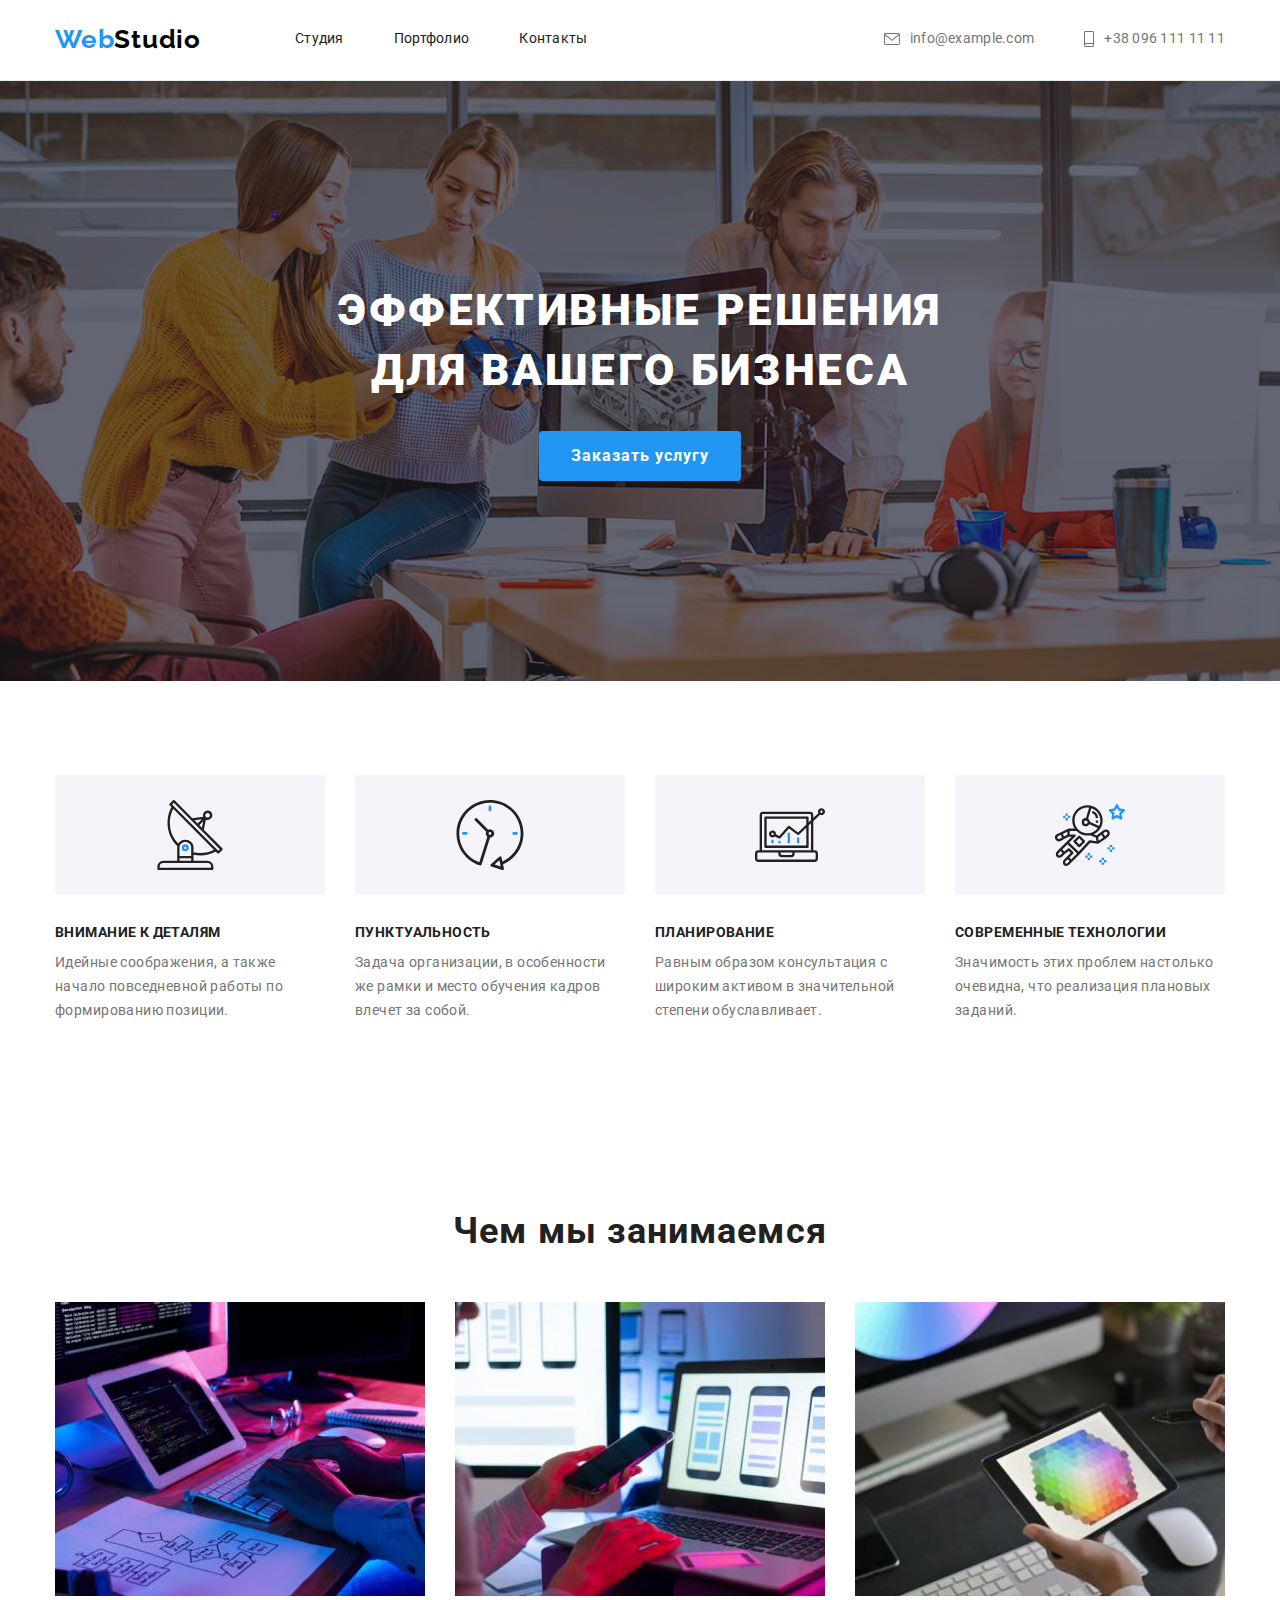
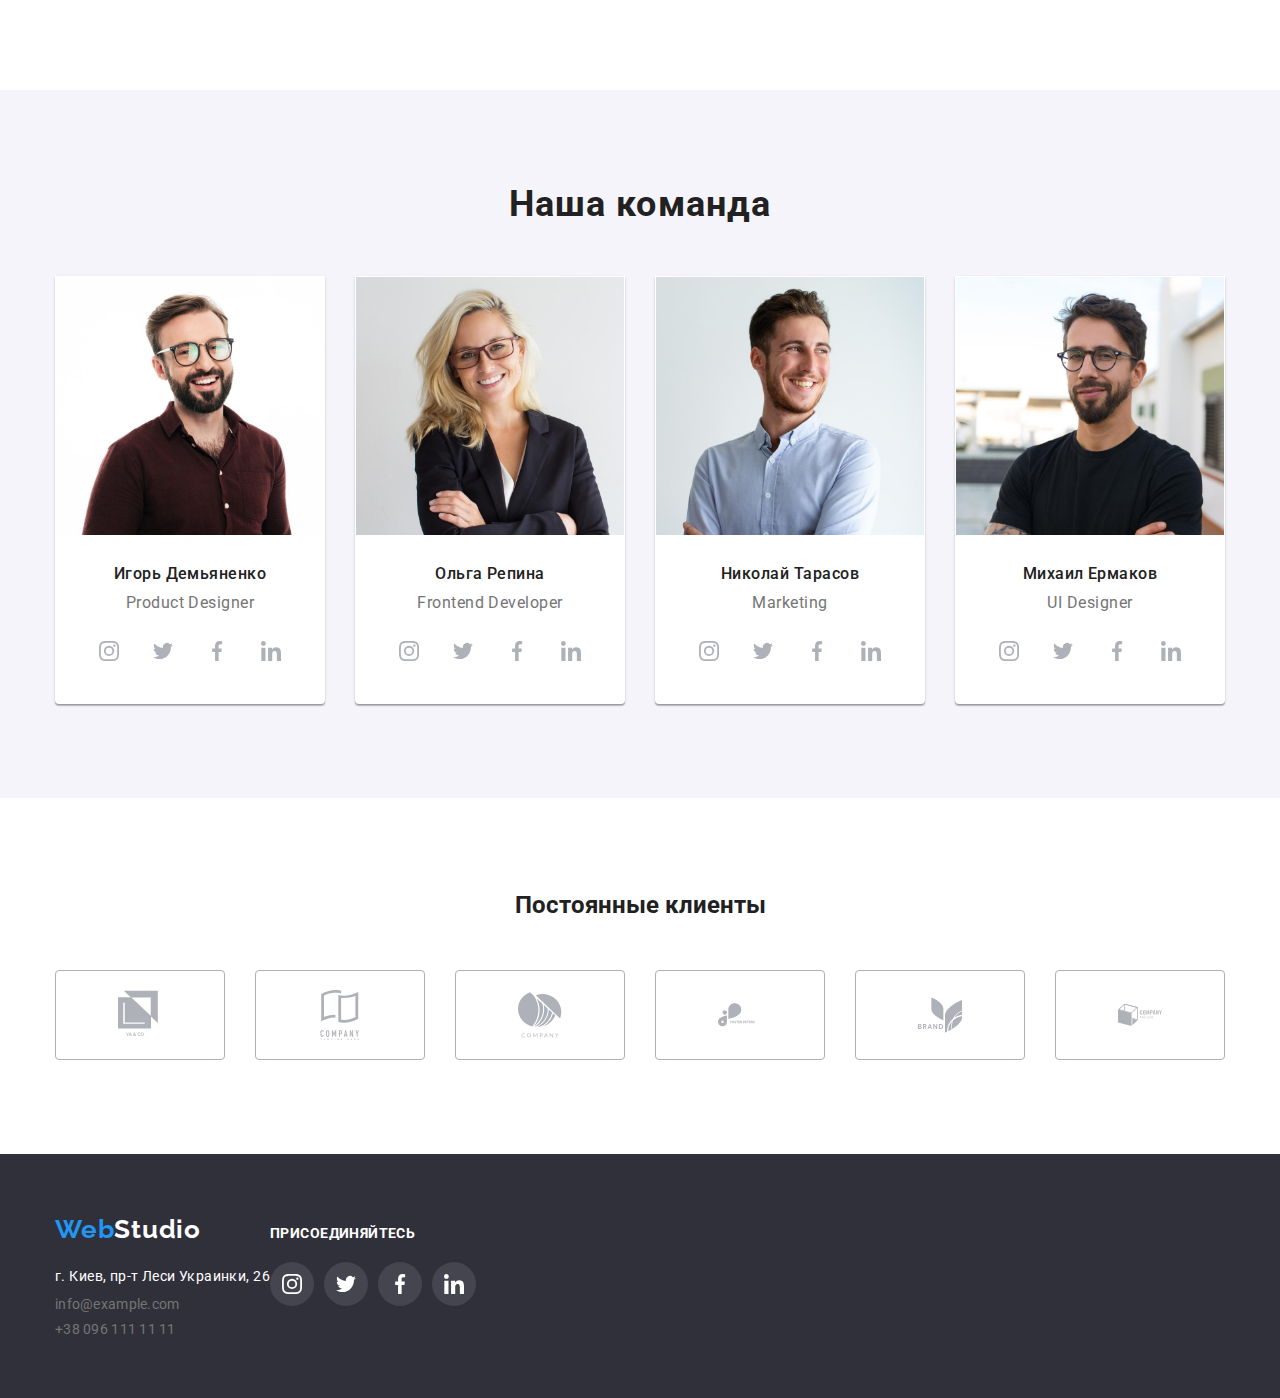
<file: index.html>
<!DOCTYPE html>
<html lang="ru">

<head>
    <meta charset="UTF-8">
    <meta http-equiv="X-UA-Compatible" content="IE=edge">
    <meta name="viewport" content="width=device-width, initial-scale=1.0">
    <title><goit-markup-hw-04></title>
    <link rel="preconnect" href="https://fonts.gstatic.com">
    <link rel="stylesheet" href="https://cdnjs.cloudflare.com/ajax/libs/modern-normalize/1.0.0/modern-normalize.css">
    <link
        href="https://fonts.googleapis.com/css2?family=Raleway:wght@700&family=Roboto:wght@400;500;700;900&display=swap"
        rel="stylesheet">
    <link rel="stylesheet" href="./css/styles.css">
</head>

<body>
    <!--Верхняя линия-->
    <header>
        <div class="container top-line">
            <nav class="nav-top-line">
                <a class="link-logo" href="index.html"><span class="web">Web</span><span class="studio">Studio</span></a>
                <ul class="list nav">

                    <li class="item"><a class="link-nav" href="./index.html">Студия</a></li>
                    <li class="item"><a class="link-nav" href="./portfolio.html">Портфолио</a></li>
                    <li class="item"><a class="link-nav" href="">Контакты</a></li>
                    
                </ul>
            </nav>
            <ul class="list contact">

                <li class="item">
                    <a class="contact-link-icon" href="mailto:info@example.com">
                        <svg class="link-icon-envelope" width=16 height=12>
                            <use href="./images/decor/icons.svg#icon-envelope"></use>
                        </svg>
                        info@example.com
                    </a>
                </li>
                <li class="item">
                    <a class="contact-link-icon" href="tel:+380961111111">
                        <svg class="link-icon-smartphone" width=10 height=16>
                            <use href="./images/decor/icons.svg#icon-smartphone"></use>
                        </svg>
                        +38 096 111 11 11
                    </a>
                </li>

            </ul>
        </div>
    </header>
    <main>
        <!--Шапка-->
        <section class="cap section overlay">
            <div class="container">
                <h1 class="cap-title">Эффективные решения<br> для вашего бизнеса</h1>
                <button type="button" class="cap-button">Заказать услугу</button>
            </div>
        </section>
        <!--Особенности-->
        <section class="features section">
            <div class="container">
                <h2 class="hidden-title">#</h2>
                <ul class="list features-list">

                    <li class="features-item"> 
                        <div class="features-img">
                            <svg width=70 height=70>
                                <use href="./images/decor/icons.svg#icon-antenna"></use>
                            </svg>
                        </div>
                        <h3 class="features-title">Внимание к деталям</h3>
                        <p class="features-text">Идейные соображения, а также начало повседневной работы по формированию позиции.</p>
                    </li>

                    <li class="features-item">
                        <div class="features-img">
                            <svg width=70 height=70>
                                <use href="./images/decor/icons.svg#icon-clock"></use>
                            </svg>
                        </div>
                        <h3 class="features-title">Пунктуальность</h3>
                        <p class="features-text">Задача организации, в особенности же рамки и место обучения кадров влечет за собой.</p>
                    </li>

                    <li class="features-item">
                        <div class="features-img">
                            <svg width=70 height=70>
                                <use href="./images/decor/icons.svg#icon-diagram"></use>
                            </svg>
                        </div>
                        <h3 class="features-title">Планирование</h3>
                        <p class="features-text">Равным образом консультация с широким активом в значительной степени обуславливает.</p>
                    </li>

                    <li class="features-item">
                        <div class="features-img">
                            <svg width=70 height=70>
                                <use href="./images/decor/icons.svg#icon-astronaut"></use>
                            </svg>
                        </div>
                        <h3 class="features-title">Современные технологии</h3>
                        <p class="features-text">Значимость этих проблем настолько очевидна, что реализация плановых заданий.</p>
                    </li>

                </ul>
            </div>
        </section>
        <!--Чем мы занимаемся-->
        <section class="we-do section">
            <div class="container">
                <h2 class="header-two-level">Чем мы занимаемся</h2>
                <ul class="list we-do-list">

                    <li class="we-do-item"><img src="./images/imageshomework1/boxone.jpg" alt="Руки человека, который печатает на клавиатуре" width="370"></li>
                    <li class="we-do-item"><img src="./images/imageshomework1/boxtwo.jpg" alt="Телефон в женских руках" width="370"></li>
                    <li class="we-do-item"><img src="./images/imageshomework1/boxtree.jpg" alt="Планшет с изображением палитры цветов в женских руках" width="370"></li>

                </ul>
            </div>
        </section>
        <!--Наша команда-->
        <section class="team section">
            <div class="container">
                <h2 class="header-two-level">Наша команда</h2>
                <ul class="list team-list">

                    <li class="team-card">
                        <img class="team-photo" src="./images/imageshomework1/oneimg.jpg" alt="Фото мужчины" width="270">
                        <h4 class="team-title">Игорь Демьяненко</h4>
                        <p class="team-text">Product Designer</p>

                        <ul class="list social-icons">
                            <li class="social-icon-item">
                                <a class="social-link" href="" target="_blank" rel="noopener noreferrer">
                                    <svg class="icon" width=20 height=20>
                                        <use href="./images/decor/icons.svg#icon-instagram"></use>
                                    </svg>
                                </a>
                            </li>
                        
                            <li class="social-icon-item">
                                <a class="social-link" href="" target="_blank" rel="noopener noreferrer">
                                    <svg class="icon" width=20 height=20>
                                        <use href="./images/decor/icons.svg#icon-twitter"></use>
                                    </svg>
                                </a>
                            </li>
                        
                            <li class="social-icon-item">
                                <a class="social-link" href="" target="_blank" rel="noopener noreferrer">
                                    <svg class="icon" width=20 height=20>
                                        <use href="./images/decor/icons.svg#icon-facebook"></use>
                                    </svg>
                                </a>
                            </li>
                        
                            <li class="social-icon-item">
                                <a class="social-link" href="" target="_blank" rel="noopener noreferrer">
                                    <svg class="icon" width=20 height=20>
                                        <use href="./images/decor/icons.svg#icon-linkedin"></use>
                                    </svg>
                                </a>
                            </li>
                        </ul>
                    </li>

                    <li class="team-card">
                        <img class="team-photo" src="./images/imageshomework1/twoimg.jpg" alt="Фото женщины" width="270">
                        <h4 class="team-title">Ольга Репина</h4>
                        <p class="team-text">Frontend Developer</p>

                        <ul class="list social-icons">
                            <li class="social-icon-item">
                                <a class="social-link" href="" target="_blank" rel="noopener noreferrer">
                                    <svg class="icon" width=20 height=20>
                                        <use href="./images/decor/icons.svg#icon-instagram"></use>
                                    </svg>
                                </a>
                            </li>
                        
                            <li class="social-icon-item">
                                <a class="social-link" href="" target="_blank" rel="noopener noreferrer">
                                    <svg class="icon" width=20 height=20>
                                        <use href="./images/decor/icons.svg#icon-twitter"></use>
                                    </svg>
                                </a>
                            </li>
                        
                            <li class="social-icon-item">
                                <a class="social-link" href="" target="_blank" rel="noopener noreferrer">
                                    <svg class="icon" width=20 height=20>
                                        <use href="./images/decor/icons.svg#icon-facebook"></use>
                                    </svg>
                                </a>
                            </li>
                        
                            <li class="social-icon-item">
                                <a class="social-link" href="" target="_blank" rel="noopener noreferrer">
                                    <svg class="icon" width=20 height=20>
                                        <use href="./images/decor/icons.svg#icon-linkedin"></use>
                                    </svg>
                                </a>
                            </li>
                        </ul>
                    </li>

                    <li class="team-card">
                        <img class="team-photo" src="./images/imageshomework1/treeimg.jpg" alt="Фото мужчины" width="270">
                        <h4 class="team-title">Николай Тарасов</h4>
                        <p class="team-text">Marketing</p>

                        <ul class="list social-icons">
                            <li class="social-icon-item">
                                <a class="social-link" href="" target="_blank" rel="noopener noreferrer">
                                    <svg class="icon" width=20 height=20>
                                        <use href="./images/decor/icons.svg#icon-instagram"></use>
                                    </svg>
                                </a>
                            </li>
                        
                            <li class="social-icon-item">
                                <a class="social-link" href="" target="_blank" rel="noopener noreferrer">
                                    <svg class="icon" width=20 height=20>
                                        <use href="./images/decor/icons.svg#icon-twitter"></use>
                                    </svg>
                                </a>
                            </li>
                        
                            <li class="social-icon-item">
                                <a class="social-link" href="" target="_blank" rel="noopener noreferrer">
                                    <svg class="icon" width=20 height=20>
                                        <use href="./images/decor/icons.svg#icon-facebook"></use>
                                    </svg>
                                </a>
                            </li>
                        
                            <li class="social-icon-item">
                                <a class="social-link" href="" target="_blank" rel="noopener noreferrer">
                                    <svg class="icon" width=20 height=20>
                                        <use href="./images/decor/icons.svg#icon-linkedin"></use>
                                    </svg>
                                </a>
                            </li>
                        </ul>
                    </li>

                    <li class="team-card">
                        <img class="team-photo" src="./images/imageshomework1/fourimg.jpg" alt="Фото мужчины" width="270">
                        <h4 class="team-title">Михаил Ермаков</h4>
                        <p class="team-text">UI Designer</p>

                        <ul class="list social-icons">
                            <li class="social-icon-item">
                                <a class="social-link" href="" target="_blank" rel="noopener noreferrer">
                                    <svg class="icon" width=20 height=20>
                                        <use href="./images/decor/icons.svg#icon-instagram"></use>
                                    </svg>
                                </a>
                            </li>

                            <li class="social-icon-item">
                                <a class="social-link" href="" target="_blank" rel="noopener noreferrer">
                                    <svg class="icon" width=20 height=20>
                                        <use href="./images/decor/icons.svg#icon-twitter"></use>
                                    </svg>
                                </a>
                            </li>

                            <li class="social-icon-item">
                                <a class="social-link" href="" target="_blank" rel="noopener noreferrer">
                                    <svg class="icon" width=20 height=20>
                                        <use href="./images/decor/icons.svg#icon-facebook"></use>
                                    </svg>
                                </a>
                            </li>

                            <li class="social-icon-item">
                                <a class="social-link" href="" target="_blank" rel="noopener noreferrer">
                                    <svg class="icon" width=20 height=20>
                                        <use href="./images/decor/icons.svg#icon-linkedin"></use>
                                    </svg>
                                </a>
                            </li>
                        </ul>
                    </li>

                </ul>
            </div>
        </section>
        <section class="client section">
            <div class="container">
    
                <h2 class="client-title">Постоянные клиенты</h2>
                <ul class="list client-list">
                    
                    <li class="client-item">
                        <a class="client-link" href="" target="_blank" rel="noopener noreferrer">
                            <svg class="client-link-icon" width="44" height="50">
                                <use href="./images/decor/icons.svg#icon-logo-1"></use>
                            </svg>
                        </a>
                    </li>
                    
                    <li class="client-item">
                        <a class="client-link" href="" target="_blank" rel="noopener noreferrer">
                            <svg class="client-link-icon" width="44" height="50">
                                <use href="./images/decor/icons.svg#icon-logo-2"></use>
                            </svg>
                        </a>
                    </li>

                    <li class="client-item">
                        <a class="client-link" href="" target="_blank" rel="noopener noreferrer">
                            <svg class="client-link-icon" width="44" height="50">
                                <use href="./images/decor/icons.svg#icon-logo-3"></use>
                            </svg>
                        </a>
                    </li>

                    <li class="client-item">
                        <a class="client-link" href="" target="_blank" rel="noopener noreferrer">
                            <svg class="client-link-icon" width="44" height="50">
                                <use href="./images/decor/icons.svg#icon-logo-4"></use>
                            </svg>
                        </a>
                    </li>

                    <li class="client-item">
                        <a class="client-link" href="" target="_blank" rel="noopener noreferrer">
                            <svg class="client-link-icon" width="44" height="50">
                                <use href="./images/decor/icons.svg#icon-logo-5"></use>
                            </svg>
                        </a>
                    </li>

                    <li class="client-item">
                        <a class="client-link" href="" target="_blank" rel="noopener noreferrer">
                            <svg class="client-link-icon" width="44" height="50">
                                <use href="./images/decor/icons.svg#icon-logo-6"></use>
                            </svg>
                        </a>
                    </li>
                </ul>
            </div>
        </section>
    </main>
    <!--Подвал-->
    <footer class="footer">
        <div class="container">
            
            <div class="footer-main">
                <a href="index.html" class="footer-logo"><span class="web">Web</span><span
                        class="studio studio-footer">Studio</span></a>
                <address class="adres">
                    <div class="contact contact-footer">
                        <span class="address">г. Киев, пр-т Леси Украинки, 26<br></span>
                
                        <a class="address-mail" href="mailto:info@example.com">info@example.com</a>
                        <a class="address-tel" href="tel:+380961111111">+38 096 111 11 11</a>
                    </div>
                
                </address>
            </div>
            

            <div class="footer-social-links">
                <p class="footer-title">присоединяйтесь</p>

                <ul class="list footer-icons">
                    <li class="social-icon-item">
                        <a class="footer-link" href="" target="_blank" rel="noopener noreferrer">
                            <svg class="icon" width=20 height=20>
                                <use href="./images/decor/icons.svg#icon-instagram"></use>
                            </svg>
                        </a>
                    </li>
                
                    <li class="social-icon-item">
                        <a class="footer-link" href="" target="_blank" rel="noopener noreferrer">
                            <svg class="icon" width=20 height=20>
                                <use href="./images/decor/icons.svg#icon-twitter"></use>
                            </svg>
                        </a>
                    </li>
                
                    <li class="social-icon-item">
                        <a class="footer-link" href="" target="_blank" rel="noopener noreferrer">
                            <svg class="icon" width=20 height=20>
                                <use href="./images/decor/icons.svg#icon-facebook"></use>
                            </svg>
                        </a>
                    </li>
                
                    <li class="social-icon-item">
                        <a class="footer-link" href="" target="_blank" rel="noopener noreferrer">
                            <svg class="icon" width=20 height=20>
                                <use href="./images/decor/icons.svg#icon-linkedin"></use>
                            </svg>
                        </a>
                    </li>
                </ul>

            </div>
        </div>
    </footer>
</body>
</html>
</file>
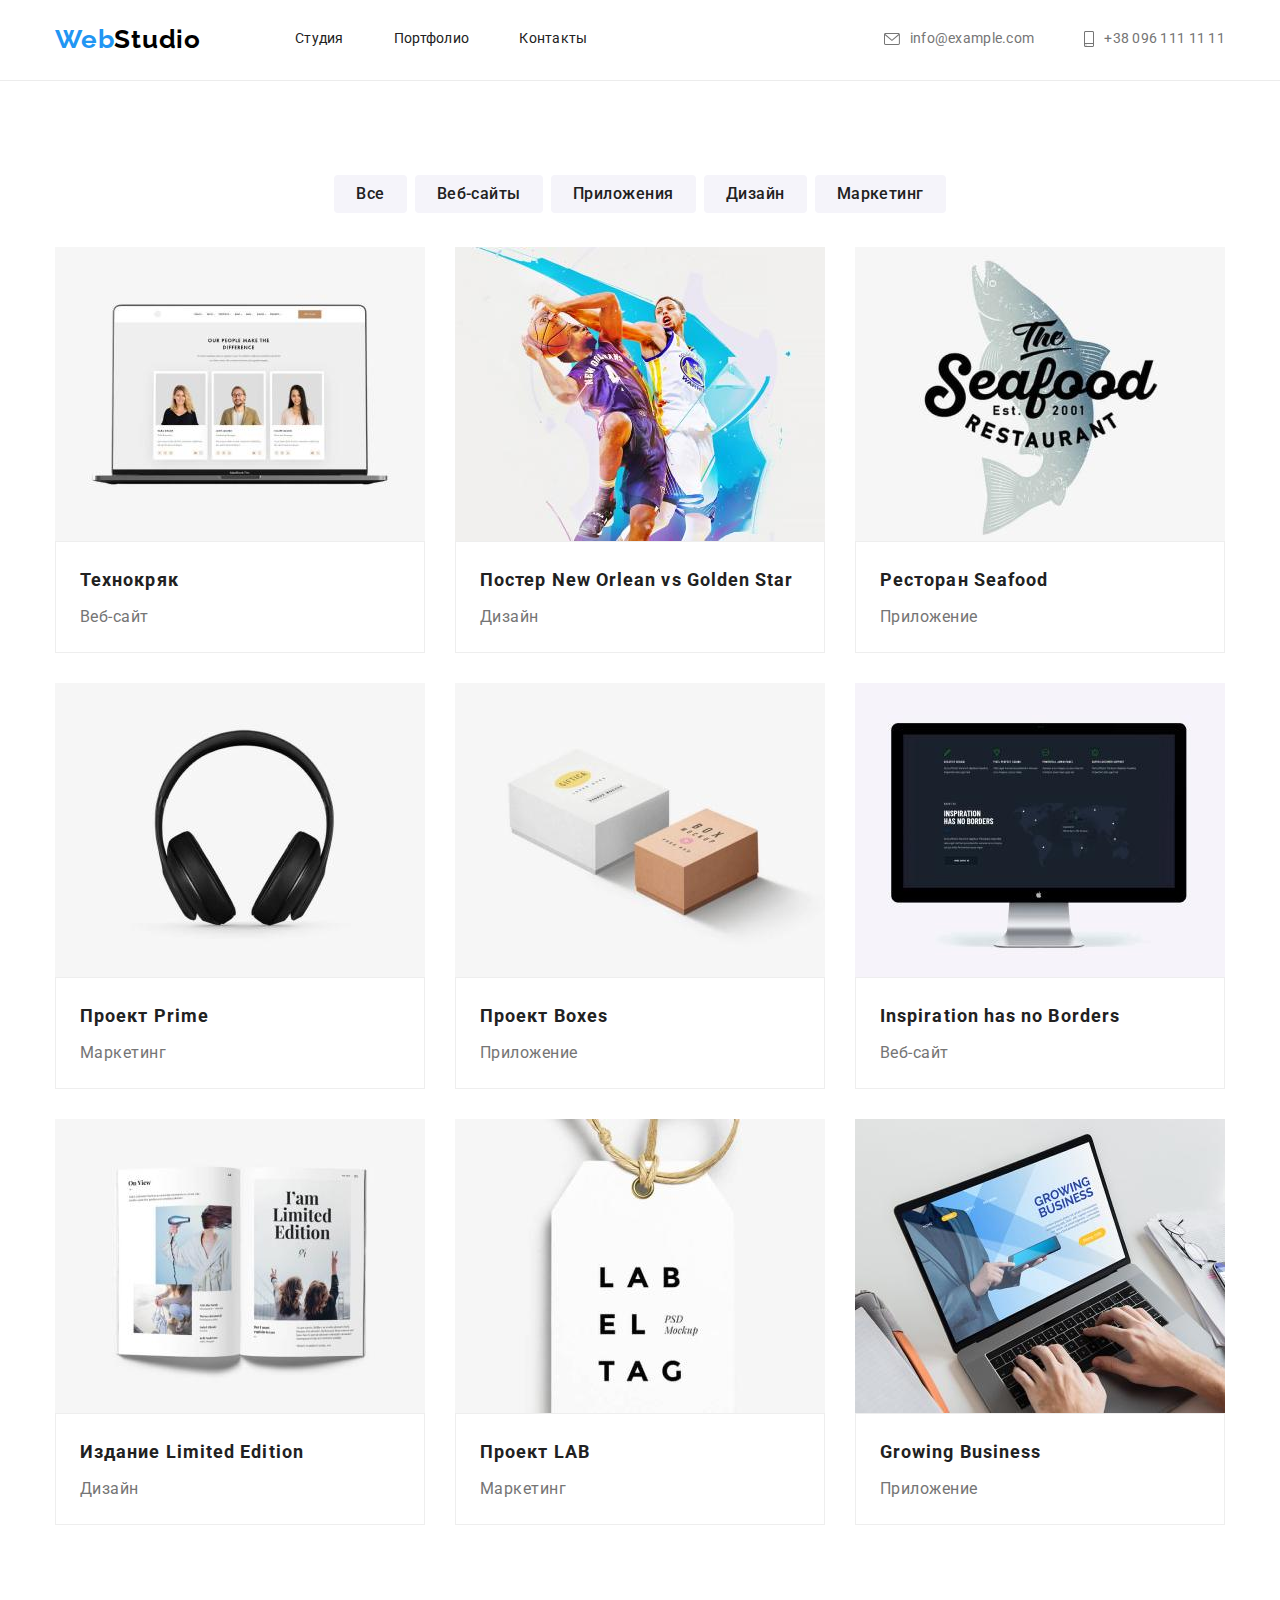
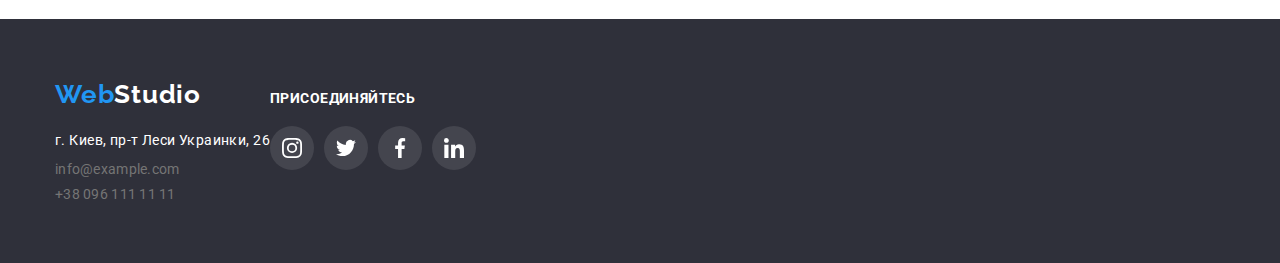
<file: portfolio.html>
<!DOCTYPE html>
<html lang="ru">

<head>
    <meta charset="UTF-8">
    <meta http-equiv="X-UA-Compatible" content="IE=edge">
    <meta name="viewport" content="width=device-width, initial-scale=1.0">
    <title><goit-markup-hw-04></title>
    <link rel="preconnect" href="https://fonts.gstatic.com">
    <link rel="stylesheet" href="https://cdnjs.cloudflare.com/ajax/libs/modern-normalize/1.0.0/modern-normalize.css">
    <link
        href="https://fonts.googleapis.com/css2?family=Raleway:wght@700&family=Roboto:wght@400;500;700;900&display=swap"
        rel="stylesheet">
    <link rel="stylesheet" href="./css/styles.css">
</head>

<body>
    <!--Верхняя линия-->
    <header>
        <div class="container top-line">
            <nav class="nav-top-line">
                <a class="link-logo" href="index.html"><span class="web">Web</span><span class="studio">Studio</span></a>
                <ul class="list nav">
                    <li  class="item"><a class="link-nav" href="./index.html">Студия</a></li>
                    <li  class="item"><a class="link-nav" href="./portfolio.html">Портфолио</a></li>
                    <li  class="item"><a class="link-nav" href="">Контакты</a></li>
                </ul>
            </nav>
            <ul class="list contact">
                <li class="item">
                    <a class="contact-link-icon" href="mailto:info@example.com">
                        <svg class="link-icon-envelope" width=16 height=12>
                            <use href="./images/decor/icons.svg#icon-envelope"></use>
                        </svg>
                        info@example.com
                    </a>
                </li>
                <li class="item">
                    <a class="contact-link-icon" href="tel:+380961111111">
                        <svg class="link-icon-smartphone" width=10 height=16>
                            <use href="./images/decor/icons.svg#icon-smartphone"></use>
                        </svg>
                        +38 096 111 11 11
                    </a>
                </li>
            </ul>
        </div>
    </header>
    <main>
        <section class="portfolio section">
            <div class="container">
                <h1 class="hidden-title">#Скрытый заголовок#</h1>
                <ul class="list portfolio-filter">
                    <li class="button-item"><button class="button" type="button">Все</button></li>
                    <li class="button-item"><button class="button" type="button">Веб-сайты</button></li>
                    <li class="button-item"><button class="button" type="button">Приложения</button></li>
                    <li class="button-item"><button class="button" type="button">Дизайн</button></li>
                    <li class="button-item"><button class="button" type="button">Маркетинг</button></li>
                </ul>
                <ul class="list portfolio-list">
                    <li class="portfolio-item">
                        <a class="portfolio-link" href="">
                            <div>
                                <img class="portfolio-photo" src="./images/imageshomework2/img-1.jpg" width="370" height="294"
                                    alt="Ноутбук с изображением фотокарточек">
                            </div>
                            
                            <div class="border">
                                <h2 class="portfolio-title">Технокряк</h2>
                                <p class="portfolio-text">Веб-сайт</p>
                            </div>
                        </a>
                    </li>

                    <li class="portfolio-item">
                        <a class="portfolio-link" href="">
                            <div>
                                <img class="portfolio-photo" src="./images/imageshomework2/img-2.jpg" width="370" height="294"
                                    alt="Два баскетболиста в прижке">
                            </div>
                            
                            <div class="border">
                                <h2 class="portfolio-title">Постер New Orlean vs Golden Star</h2>
                                <p class="portfolio-text">Дизайн</p>
                            </div>
                        </a>
                    </li>

                    <li class="portfolio-item">
                        <a class="portfolio-link" href="">
                            <div>
                                <img class="portfolio-photo" src="./images/imageshomework2/img-3.jpg" width="370" height="294"
                                    alt="Логотип ресторана в виде надписи на фоне рыбы">
                            </div>
                            
                            <div class="border">
                                <h2 class="portfolio-title">Ресторан Seafood</h2>
                                <p class="portfolio-text">Приложение</p>
                            </div>
                        </a>
                    </li>

                    <li class="portfolio-item">
                        <a class="portfolio-link" href="">
                            <div>
                                <img class="portfolio-photo" src="./images/imageshomework2/img-4.jpg" width="370" height="294" alt="Навушники">
                            </div>
                            
                            <div class="border">
                                <h2 class="portfolio-title">Проект Prime</h2>
                                <p class="portfolio-text">Маркетинг</p>
                            </div>
                        </a>
                    </li>

                    <li class="portfolio-item">
                        <a class="portfolio-link" href="">
                            <div>
                                <img class="portfolio-photo" src="./images/imageshomework2/img-5.jpg" width="370" height="294"
                                    alt="Две коробки, белая и коричневая">
                            </div>
                            
                            <div class="border">
                                <h2 class="portfolio-title">Проект Boxes</h2>
                                <p class="portfolio-text">Приложение</p>
                            </div>
                        </a>
                    </li>

                    <li class="portfolio-item">
                        <a class="portfolio-link" href="">
                            <div>
                                <img class="portfolio-photo" src="./images/imageshomework2/img-6.jpg" width="370" height="294" alt="Монитор">
                            </div>
                            
                            <div class="border">
                                <h2 class="portfolio-title">Inspiration has no Borders</h2>
                                <p class="portfolio-text">Веб-сайт</p>
                            </div>
                        </a>
                    </li>

                    <li class="portfolio-item">
                        <a class="portfolio-link" href="">
                            <div>
                                <img class="portfolio-photo" src="./images/imageshomework2/img-7.jpg" width="370" height="294"
                                    alt="Развернутая книга">
                            </div>
                            
                            <div class="border">
                                <h2 class="portfolio-title">Издание Limited Edition</h2>
                                <p class="portfolio-text">Дизайн</p>
                            </div>
                        </a>
                    </li>

                    <li class="portfolio-item">
                        <a class="portfolio-link" href="">
                            <div>
                                <img class="portfolio-photo" src="./images/imageshomework2/img-8.jpg" width="370" height="294"
                                    alt="Изображение лейбла">
                            </div>
                            
                            <div class="border">
                                <h2 class="portfolio-title">Проект LAB</h2>
                                <p class="portfolio-text">Маркетинг</p>
                            </div>
                        </a>
                    </li>

                    <li class="portfolio-item">
                        <a class="portfolio-link" href="">
                            <div>
                                <img class="portfolio-photo" src="./images/imageshomework2/img-9.jpg" width="370" height="294"
                                    alt="Печатающие руки на ноутбуке">
                            </div>
                            
                            <div class="border">
                                <h2 class="portfolio-title">Growing Business</h2>
                                <p class="portfolio-text">Приложение</p>
                            </div>
                        </a>
                    </li>
                </ul>
            </div>
        </section>
    </main>
    <!--Подвал-->
    <footer class="footer">
        <div class="container">
        
            <div class="footer-main">
                <a href="index.html" class="footer-logo"><span class="web">Web</span><span
                        class="studio studio-footer">Studio</span></a>
                <address class="adres">
                    <div class="contact contact-footer">
                        <span class="address">г. Киев, пр-т Леси Украинки, 26<br></span>
        
                        <a class="address-mail" href="mailto:info@example.com">info@example.com</a>
                        <a class="address-tel" href="tel:+380961111111">+38 096 111 11 11</a>
                    </div>
        
                </address>
            </div>
        
        
            <div class="footer-social-links">
                <p class="footer-title">присоединяйтесь</p>
        
                <ul class="list footer-icons">
                    <li class="social-icon-item">
                        <a class="footer-link" href="" target="_blank" rel="noopener noreferrer">
                            <svg class="icon" width=20 height=20>
                                <use href="./images/decor/icons.svg#icon-instagram"></use>
                            </svg>
                        </a>
                    </li>
        
                    <li class="social-icon-item">
                        <a class="footer-link" href="" target="_blank" rel="noopener noreferrer">
                            <svg class="icon" width=20 height=20>
                                <use href="./images/decor/icons.svg#icon-twitter"></use>
                            </svg>
                        </a>
                    </li>
        
                    <li class="social-icon-item">
                        <a class="footer-link" href="" target="_blank" rel="noopener noreferrer">
                            <svg class="icon" width=20 height=20>
                                <use href="./images/decor/icons.svg#icon-facebook"></use>
                            </svg>
                        </a>
                    </li>
        
                    <li class="social-icon-item">
                        <a class="footer-link" href="" target="_blank" rel="noopener noreferrer">
                            <svg class="icon" width=20 height=20>
                                <use href="./images/decor/icons.svg#icon-linkedin"></use>
                            </svg>
                        </a>
                    </li>
                </ul>
        
            </div>
        </div>
    </footer>
</body>
</html>
</file>
<file: css/styles.css>
:root {
  --main-text-color: #212121;
  --two-main-color: #ffffff;
  --title-color: #757575;
  --button-color: #f5f4fa;
  --accent-color: #2196f3;
  --bg-color: #2f303a;
}

html {
  box-sizing: border-box;
}

*,
*::after,
*::before {
  box-sizing: inherit;
}

h1,
h2,
h3,
h4,
h5,
h6,
p,
ul {
  margin: 0;
}

body {
  font-family: "Roboto", "Raleway", sans-serif;
  font-style: normal;
  font-weight: normal;
  color: var(--main-text-color);
  background-color: var(--two-main-color);
}

.container {
  width: 1200px;
  padding-left: 15px;
  padding-right: 15px;
  margin-left: auto;
  margin-right: auto;
}
.section {
  padding-top: 94px;
  padding-bottom: 94px;
}

a {
  text-decoration: none;
  color: inherit;
}

.list {
  list-style: none;

  padding-left: 0px;
  margin-bottom: 0;
}

img {
  width: 100%;
  display: block;
  height: auto;
}

.web,
.studio {
  font-family: Raleway;
  font-weight: bold;
  font-size: 26px;
  line-height: 1.19;
  letter-spacing: 0.03em;
  color: var(--accent-color);
}

.studio {
  color: #000000;
}

.studio-footer {
  color: var(--two-main-color);
}

a:hover,
a:focus {
  color: var(--accent-color);
  cursor: pointer;
}

button:hover,
button:focus {
  color: var(--bg-color);
  cursor: pointer;
}

header {
  padding-top: 24px;
  padding-bottom: 25px;
  display: flex;
  border-bottom: 1px solid #ececec;
}

.top-line,
.nav-top-line {
  display: flex;
  align-items: center;
}

.nav {
  font-size: 14px;
  line-height: 1.14;
  letter-spacing: 0.02em;
  color: var(--main-text-color);

  display: flex;
}

.item:not(:last-child) {
  margin-right: 50px;
}

.link-logo {
  margin-right: 94px;
}

.contact {
  font-style: normal;
  font-size: 14px;
  line-height: 1.14;
  letter-spacing: 0.02em;
  color: var(--title-color);
  margin-left: auto;

  display: flex;
}

.contact-link-icon {
  display: flex;
  align-items: center;
}

.link-icon-envelope {
  fill: #757575;
  margin-right: 10px;
}

.link-icon-smartphone {
  fill: #757575;
  margin-right: 10px;
}

.contact-link-icon:hover .link-icon-envelope,
.contact-link-icon:focus .link-icon-envelope,
.contact-link-icon:hover .link-icon-smartphone,
.contact-link-icon:focus .link-icon-smartphone {
  fill: #2196f3;
}

.hidden-title {
  position: absolute !important;
  clip: rect(1px 1px 1px 1px);
  clip: rect(1px, 1px, 1px, 1px);
  padding: 0 !important;
  border: 0 !important;
  height: 1px !important;
  width: 1px !important;
  overflow: hidden;
}

/* Шапка */

.cap {
  display: flex;
  height: 600px;
  align-items: center;
  text-align: center;
}

.cap-title {
  font-weight: 900;
  font-size: 44px;
  line-height: 1.36;
  letter-spacing: 0.06em;
  text-transform: uppercase;
  color: var(--two-main-color);

  margin-bottom: 30px;
}

.cap-button {
  font-weight: bold;
  font-size: 16px;
  line-height: 1.87;
  letter-spacing: 0.06em;
  border: none;

  color: var(--two-main-color);
  background-color: var(--accent-color);

  padding: 10px 32px;
  border-radius: 4px;
}

.overlay {
  max-width: 1600px;
  margin-left: auto;
  margin-right: auto;
  background-image: linear-gradient(
      to right,
      rgba(47, 48, 58, 0.4),
      rgba(47, 48, 58, 0.4)
    ),
    url(../images/decor/svg/main-img.svg);
  background-color: #c4c4c4;
  background-position: center;
}

/* Особенности */

.features-list {
  display: flex;
  flex-wrap: wrap;
  margin-right: -30px;
}

.features-item:not(:last-child) {
  margin-right: 30px;
  flex-basis: calc((100% - 90px) / 4);
}

.features-item {
  max-width: 270px;
}

.features-title {
  font-weight: bold;
  font-size: 14px;
  line-height: 1.14;
  letter-spacing: 0.03em;
  text-transform: uppercase;
  color: var(--main-text-color);
  margin-bottom: 10px;
}

.features-text {
  font-size: 14px;
  line-height: 1.71;
  letter-spacing: 0.03em;
  color: var(--title-color);
}

.features-img {
  display: flex;
  justify-content: center;
  align-items: center;
  width: 270px;
  height: 120px;
  background: #f5f4fa;
  border-radius: 4px;
  margin-bottom: 30px;
}

/* Чем мы занимаемся */
.we-do {
  text-align: center;
}

.we-do-list {
  display: flex;
  flex-wrap: wrap;
  margin-right: -30px;
}
.we-do-item:not(:last-child) {
  margin-right: 30px;
  flex-basis: calc((100% - 90px) / 3);
}

.header-two-level {
  font-weight: bold;
  font-size: 36px;
  line-height: 1.16;
  letter-spacing: 0.03em;

  margin-bottom: 50px;
}

/* Наша команда */
.team {
  max-width: 1600px;
  text-align: center;
  margin-left: auto;
  margin-right: auto;
  background: #f5f4fa;
}

.team-list {
  display: flex;
  flex-wrap: wrap;
  margin-right: -30px;
}

.team-card {
  background: #ffffff;
  max-width: 270px;
  box-shadow: 0px 1px 3px rgba(0, 0, 0, 0.12), 0px 1px 1px rgba(0, 0, 0, 0.14),
    0px 2px 1px rgba(0, 0, 0, 0.2);
  border-radius: 0px 0px 4px 4px;
  border: 1px solid transparent;
}

.team-card:not(:last-child) {
  margin-right: 30px;

  flex-basis: calc((100% - 90px) / 4);
}

.team-photo {
  margin-bottom: 30px;
}

.team-title {
  font-weight: 500;
  font-size: 16px;
  line-height: 1.18;
  letter-spacing: 0.03em;
  margin-bottom: 10px;
}

.team-text {
  font-size: 16px;
  line-height: 1.18;
  letter-spacing: 0.03em;
  color: var(--title-color);
  margin-bottom: 16px;
}

.social-icons {
  display: inline-flex;
  margin-bottom: 30px;
}

.social-icon-item + .social-icon-item {
  margin-left: 10px;
}

.social-link {
  display: flex;
  justify-content: center;
  align-items: center;
  width: 44px;
  height: 44px;
  border-radius: 50%;
  background-color: #fff;
}

.social-icons .icon {
  fill: #afb1b8;
}

.social-link:hover,
.social-link:focus {
  background-color: #2196f3;
}
.social-link:hover .icon,
.social-link:focus .icon {
  fill: #fff;
}

/* Наши клиенты */

.client {
  text-align: center;
}

.client-list {
  display: flex;
  flex-wrap: wrap;
  max-width: 1170px;
  margin-right: -30px;
}

.client-title {
  margin-bottom: 50px;
}

.client-item:not(:last-child) {
  margin-right: 30px;
  flex-basis: calc((100% - 150px) / 6);
}

.client-link {
  display: flex;
  justify-content: center;
  align-items: center;
  width: 170px;
  height: 90px;
  border: 1px solid #afb1b8;
  border-radius: 4px;
}

.client-link-icon {
  fill: #afb1b8;
}

.client-link:hover .client-link-icon,
.client-link:focus .client-link-icon {
  fill: #2196f3;
}
.client-link:hover,
.client-link:focus {
  border-color: #2196f3;
}

/* Футер */

.footer {
  background: var(--bg-color);

  padding-top: 60px;
  padding-bottom: 60px;
}
.footer .container {
  display: flex;
}

.footer-main {
  flex-basis: calc((50%-45px) / 2);
}
.footer-logo {
  display: inline-flex;
  margin-bottom: 20px;
}

.address {
  display: flex;
  font-style: normal;
  font-size: 14px;
  line-height: 1.71;
  letter-spacing: 0.03em;
  color: var(--two-main-color);
  margin-bottom: 9px;
}
.contact-footer {
  display: block;
}
.address-mail {
  display: flex;
  margin-bottom: 9px;
}

.footer-social-links {
  font-weight: bold;
  font-size: 14px;
  line-height: 1.14;
  letter-spacing: 0.03em;
  text-transform: uppercase;
  color: var(--two-main-color);
  flex-basis: calc((50%-45px) / 2);
  margin-top: 12px;
}

.footer-title {
  margin-bottom: 20px;
}

.footer-link .footer-title {
  margin-bottom: 20px;
}

.footer-icons {
  display: flex;
}

.footer-icons .social-link {
  background-color: rgba(255, 255, 255, 0.1);
}

.footer-link {
  display: flex;
  justify-content: center;
  align-items: center;
  width: 44px;
  height: 44px;
  border-radius: 50%;
  background-color: rgba(255, 255, 255, 0.1);
}

.footer-icons .icon {
  fill: #fff;
}

.footer-link:hover,
.footer-link:focus {
  background-color: #2196f3;
}

/* Страница портфолио */

.portfolio {
  text-align: center;
}

.portfolio-filter {
  display: inline-flex;
  margin-bottom: 34px;
}

.button {
  font-weight: 500;
  font-size: 16px;
  line-height: 1.62;
  letter-spacing: 0.03em;

  color: var(--main-text-color);
  background-color: var(--button-color);
  border: none;
  border-radius: 4px;

  padding: 6px 22px;
}
.button-item:not(:last-child) {
  margin-right: 8px;
}

.button:hover,
.button:focus {
  color: var(--two-main-color);
  background-color: var(--accent-color);
  box-shadow: 0px 3px 1px rgba(0, 0, 0, 0.1), 0px 1px 2px rgba(0, 0, 0, 0.08),
    0px 2px 2px rgba(0, 0, 0, 0.12);
}

.portfolio-list {
  display: flex;
  flex-wrap: wrap;
  margin-right: -30px;
  margin-bottom: -30px;
}

.portfolio-item:hover {
  box-shadow: 0px 1px 1px rgba(0, 0, 0, 0.12), 0px 4px 4px rgba(0, 0, 0, 0.06),
    1px 4px 6px rgba(0, 0, 0, 0.16);
}

.portfolio-item {
  flex-basis: calc(100% / 3 - 30px);
  margin-right: 30px;
  margin-bottom: 30px;
}

.border {
  background: #ffffff;
  border: 1px solid #eeeeee;
  box-sizing: border-box;
  padding-top: 20px;
  padding-right: 24px;
  padding-bottom: 20px;
  padding-left: 24px;
  text-align: left;
  max-width: 370px;
}

.portfolio-photo {
  display: block;
}

.portfolio-title {
  font-weight: bold;
  font-size: 18px;
  line-height: 2;
  letter-spacing: 0.06em;
  color: var(--main-text-color);
  margin-bottom: 4px;
}

.portfolio-text {
  font-size: 16px;
  line-height: 1.87;
  letter-spacing: 0.03em;
  color: var(--title-color);
}
</file>
